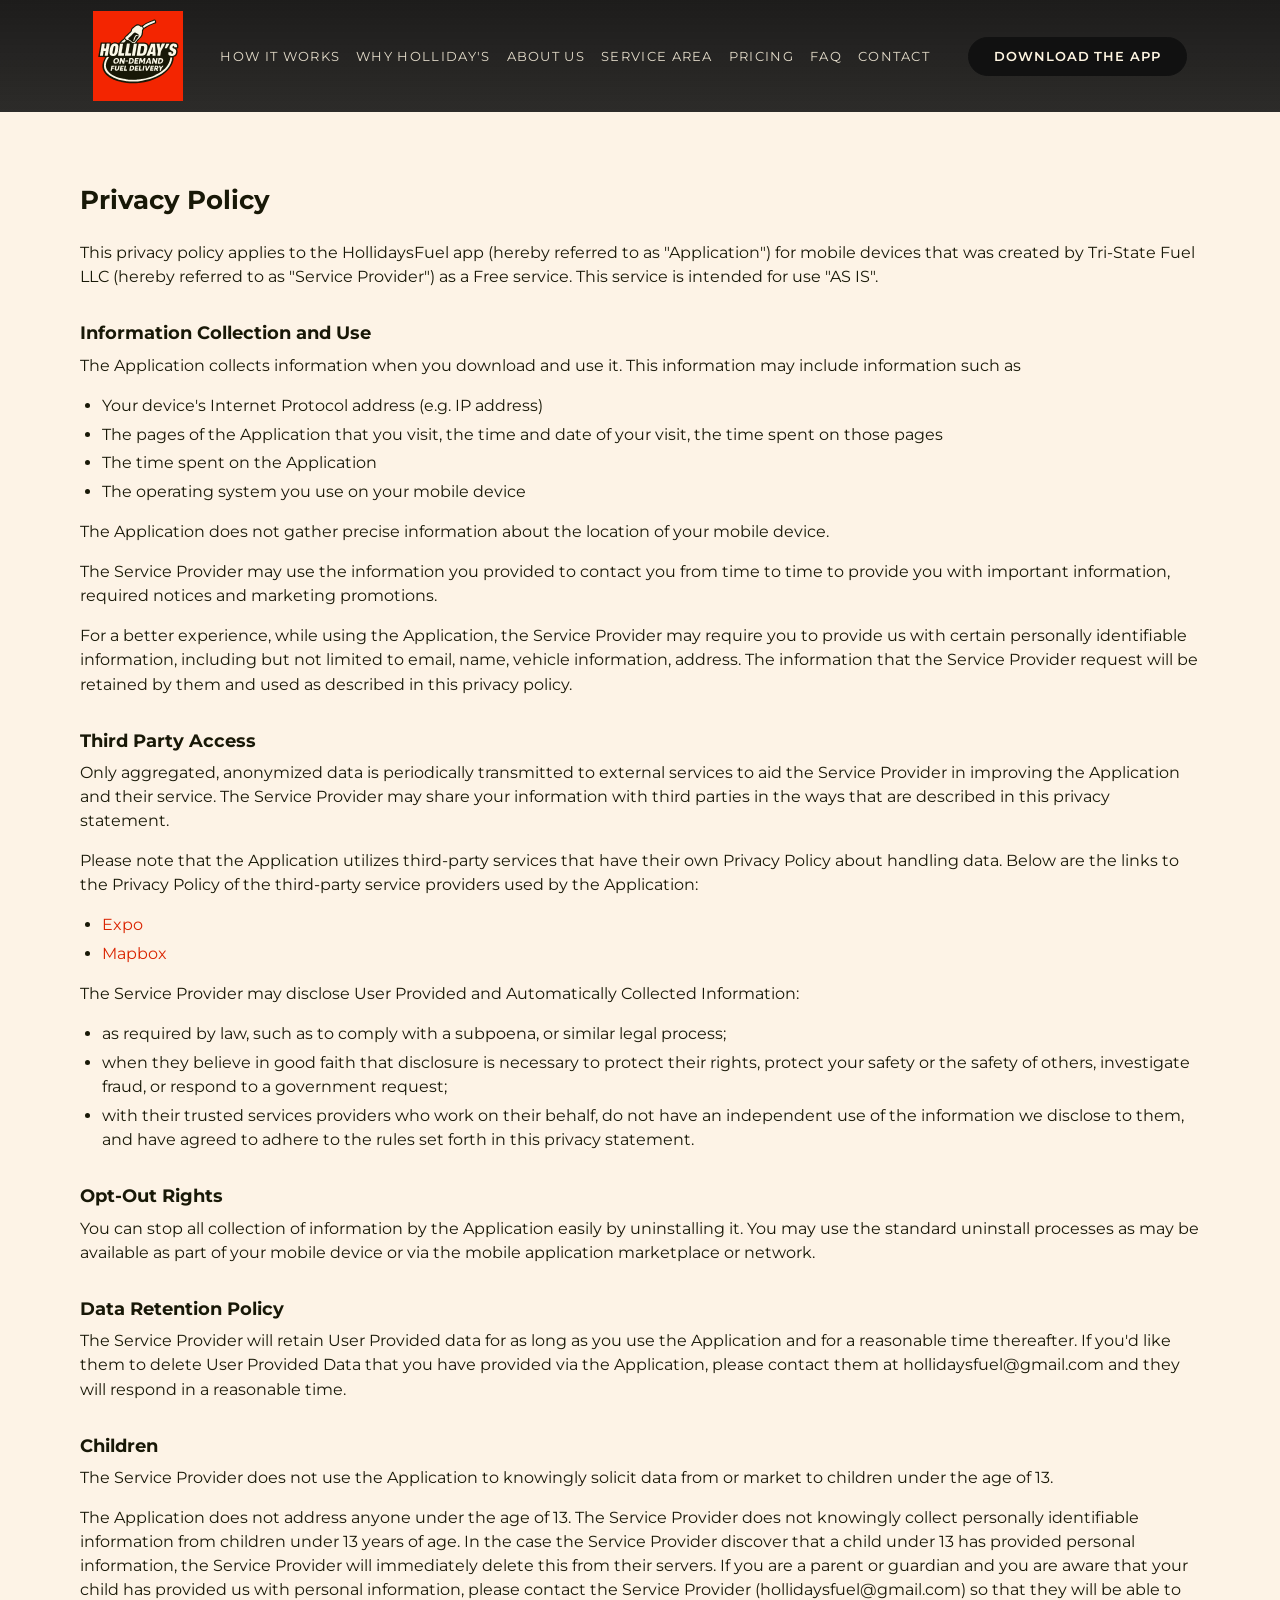
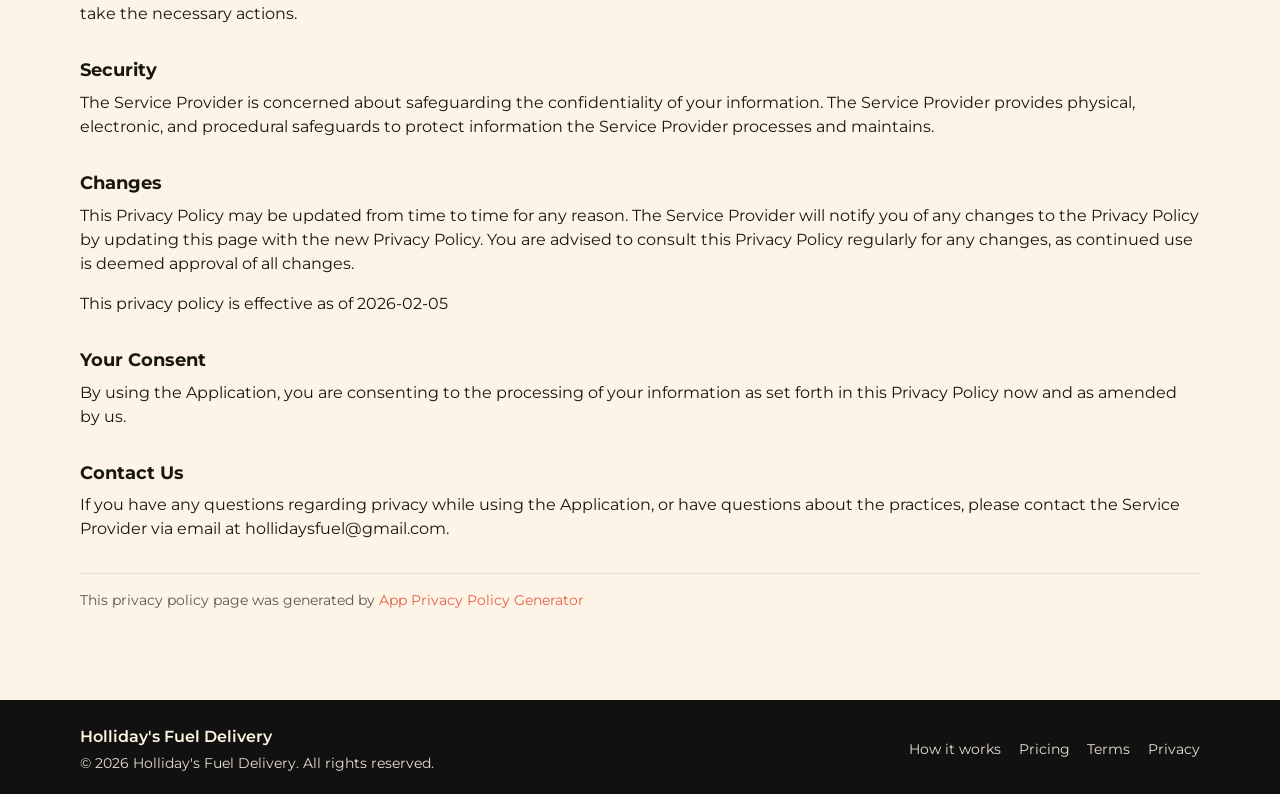
<file: privacy-policy.html>
<!DOCTYPE html>
<html lang="en">
  <head>
    <meta charset="UTF-8" />
    <meta http-equiv="X-UA-Compatible" content="IE=edge" />
    <meta
      name="viewport"
      content="width=device-width, initial-scale=1, viewport-fit=cover"
    />
    <title>Privacy Policy | Holliday&#39;s Fuel Delivery</title>
    <meta
      name="description"
      content="Privacy policy for the HollidaysFuel app by Tri-State Fuel LLC."
    />
    <link rel="icon" href="assets/logo.png" type="image/png" />
    <link rel="preconnect" href="https://fonts.googleapis.com" />
    <link rel="preconnect" href="https://fonts.gstatic.com" crossorigin />
    <link
      href="https://fonts.googleapis.com/css2?family=Montserrat:wght@400;500;600;700&display=swap"
      rel="stylesheet"
    />
    <link rel="stylesheet" href="style.css" />
  </head>

  <body>
    <header class="site-header">
      <div class="container header-inner">
        <a href="index.html" class="logo-link">
          <img
            src="assets/logo.svg"
            alt="Holliday&#39;s Fuel Delivery logo"
            class="logo-image"
            width="180"
            height="180"
          />
        </a>
        <button class="menu-toggle" aria-label="Toggle navigation menu" aria-expanded="false">
          <span></span>
          <span></span>
          <span></span>
        </button>
        <nav class="main-nav" aria-label="Primary navigation">
          <ul>
            <li><a href="index.html#how-it-works">How it works</a></li>
            <li><a href="index.html#benefits">Why Holliday&#39;s</a></li>
            <li><a href="index.html#about">About us</a></li>
            <li><a href="index.html#service-area">Service area</a></li>
            <li><a href="index.html#pricing">Pricing</a></li>
            <li><a href="index.html#faq">FAQ</a></li>
            <li><a href="index.html#contact">Contact</a></li>
          </ul>
        </nav>
        <a href="index.html#download" class="btn btn--secondary header-cta">Download the app</a>
      </div>
    </header>

    <main>
      <section class="section">
        <div class="container legal-content">
          <h1>Privacy Policy</h1>
          <p>
            This privacy policy applies to the HollidaysFuel app (hereby
            referred to as "Application") for mobile devices that was created by
            Tri-State Fuel LLC (hereby referred to as "Service Provider") as a
            Free service. This service is intended for use "AS IS".
          </p>

          <h2>Information Collection and Use</h2>
          <p>
            The Application collects information when you download and use it.
            This information may include information such as
          </p>
          <ul>
            <li>Your device's Internet Protocol address (e.g. IP address)</li>
            <li>
              The pages of the Application that you visit, the time and date
              of your visit, the time spent on those pages
            </li>
            <li>The time spent on the Application</li>
            <li>The operating system you use on your mobile device</li>
          </ul>
          <p>
            The Application does not gather precise information about the
            location of your mobile device.
          </p>
          <div style="display: none">
            <p>
              The Application collects your device's location, which helps the
              Service Provider determine your approximate geographical
              location and make use of in below ways:
            </p>
            <ul>
              <li>
                Geolocation Services: The Service Provider utilizes location
                data to provide features such as personalized content,
                relevant recommendations, and location-based services.
              </li>
              <li>
                Analytics and Improvements: Aggregated and anonymized
                location data helps the Service Provider to analyze user
                behavior, identify trends, and improve the overall
                performance and functionality of the Application.
              </li>
              <li>
                Third-Party Services: Periodically, the Service Provider may
                transmit anonymized location data to external services.
                These services assist them in enhancing the Application and
                optimizing their offerings.
              </li>
            </ul>
          </div>
          <p>
            The Service Provider may use the information you provided to contact
            you from time to time to provide you with important information,
            required notices and marketing promotions.
          </p>
          <p>
            For a better experience, while using the Application, the Service
            Provider may require you to provide us with certain personally
            identifiable information, including but not limited to email, name,
            vehicle information, address. The information that the Service
            Provider request will be retained by them and used as described in
            this privacy policy.
          </p>

          <h2>Third Party Access</h2>
          <p>
            Only aggregated, anonymized data is periodically transmitted to
            external services to aid the Service Provider in improving the
            Application and their service. The Service Provider may share your
            information with third parties in the ways that are described in
            this privacy statement.
          </p>
          <p>
            Please note that the Application utilizes third-party services
            that have their own Privacy Policy about handling data. Below
            are the links to the Privacy Policy of the third-party service
            providers used by the Application:
          </p>
          <ul>
            <li>
              <a href="https://expo.io/privacy" target="_blank" rel="noopener noreferrer">Expo</a>
            </li>
            <li>
              <a href="https://www.mapbox.com/legal/privacy" target="_blank" rel="noopener noreferrer">Mapbox</a>
            </li>
          </ul>
          <p>
            The Service Provider may disclose User Provided and Automatically
            Collected Information:
          </p>
          <ul>
            <li>
              as required by law, such as to comply with a subpoena, or
              similar legal process;
            </li>
            <li>
              when they believe in good faith that disclosure is necessary to
              protect their rights, protect your safety or the safety of
              others, investigate fraud, or respond to a government request;
            </li>
            <li>
              with their trusted services providers who work on their behalf,
              do not have an independent use of the information we disclose to
              them, and have agreed to adhere to the rules set forth in this
              privacy statement.
            </li>
          </ul>

          <h2>Opt-Out Rights</h2>
          <p>
            You can stop all collection of information by the Application easily
            by uninstalling it. You may use the standard uninstall processes as
            may be available as part of your mobile device or via the mobile
            application marketplace or network.
          </p>

          <h2>Data Retention Policy</h2>
          <p>
            The Service Provider will retain User Provided data for as long as
            you use the Application and for a reasonable time thereafter. If
            you'd like them to delete User Provided Data that you have provided
            via the Application, please contact them at hollidaysfuel@gmail.com
            and they will respond in a reasonable time.
          </p>

          <h2>Children</h2>
          <p>
            The Service Provider does not use the Application to knowingly
            solicit data from or market to children under the age of 13.
          </p>
          <p>
            The Application does not address anyone under the age of 13. The
            Service Provider does not knowingly collect personally
            identifiable information from children under 13 years of age. In
            the case the Service Provider discover that a child under 13 has
            provided personal information, the Service Provider will
            immediately delete this from their servers. If you are a parent
            or guardian and you are aware that your child has provided us
            with personal information, please contact the Service Provider
            (hollidaysfuel@gmail.com) so that they will be able to take the
            necessary actions.
          </p>

          <h2>Security</h2>
          <p>
            The Service Provider is concerned about safeguarding the
            confidentiality of your information. The Service Provider provides
            physical, electronic, and procedural safeguards to protect
            information the Service Provider processes and maintains.
          </p>

          <h2>Changes</h2>
          <p>
            This Privacy Policy may be updated from time to time for any reason.
            The Service Provider will notify you of any changes to the Privacy
            Policy by updating this page with the new Privacy Policy. You are
            advised to consult this Privacy Policy regularly for any changes, as
            continued use is deemed approval of all changes.
          </p>
          <p>This privacy policy is effective as of 2026-02-05</p>

          <h2>Your Consent</h2>
          <p>
            By using the Application, you are consenting to the processing of
            your information as set forth in this Privacy Policy now and as
            amended by us.
          </p>

          <h2>Contact Us</h2>
          <p>
            If you have any questions regarding privacy while using the
            Application, or have questions about the practices, please contact
            the Service Provider via email at hollidaysfuel@gmail.com.
          </p>

          <hr />
          <p class="legal-meta">
            This privacy policy page was generated by
            <a
              href="https://app-privacy-policy-generator.nisrulz.com/"
              target="_blank"
              rel="noopener noreferrer"
            >App Privacy Policy Generator</a>
          </p>
        </div>
      </section>
    </main>

    <footer class="site-footer">
      <div class="container footer-inner">
        <div>
          <p class="footer-brand">Holliday&#39;s Fuel Delivery</p>
          <p class="footer-copy">
            &copy; <span id="year"></span> Holliday&#39;s Fuel Delivery. All rights reserved.
          </p>
        </div>
        <nav aria-label="Footer navigation">
          <ul class="footer-links">
            <li><a href="index.html#how-it-works">How it works</a></li>
            <li><a href="index.html#pricing">Pricing</a></li>
            <li><a href="terms.html">Terms</a></li>
            <li><a href="privacy-policy.html">Privacy</a></li>
          </ul>
        </nav>
      </div>
      <script>
        (function () {
          var yearEl = document.getElementById("year");
          if (yearEl) {
            yearEl.textContent = new Date().getFullYear();
          }
        })();

        (function () {
          var menuToggle = document.querySelector(".menu-toggle");
          var mainNav = document.querySelector(".main-nav");
          var siteHeader = document.querySelector(".site-header");
          var navLinks = document.querySelectorAll(".main-nav a");

          function closeMenu() {
            if (window.innerWidth <= 720) {
              menuToggle.setAttribute("aria-expanded", "false");
              mainNav.setAttribute("aria-hidden", "true");
              siteHeader.classList.remove("menu-open");
            }
          }

          function openMenu() {
            if (window.innerWidth <= 720) {
              menuToggle.setAttribute("aria-expanded", "true");
              mainNav.setAttribute("aria-hidden", "false");
              siteHeader.classList.add("menu-open");
            }
          }

          if (menuToggle && mainNav) {
            menuToggle.addEventListener("click", function (e) {
              e.stopPropagation();
              var isOpen = menuToggle.getAttribute("aria-expanded") === "true";
              if (isOpen) { closeMenu(); } else { openMenu(); }
            });

            navLinks.forEach(function (link) {
              link.addEventListener("click", closeMenu);
            });

            document.addEventListener("click", function (e) {
              if (siteHeader.classList.contains("menu-open") &&
                  !mainNav.contains(e.target) &&
                  e.target !== menuToggle) {
                closeMenu();
              }
            });
          }
        })();
      </script>
    </footer>
  </body>
</html>
</file>
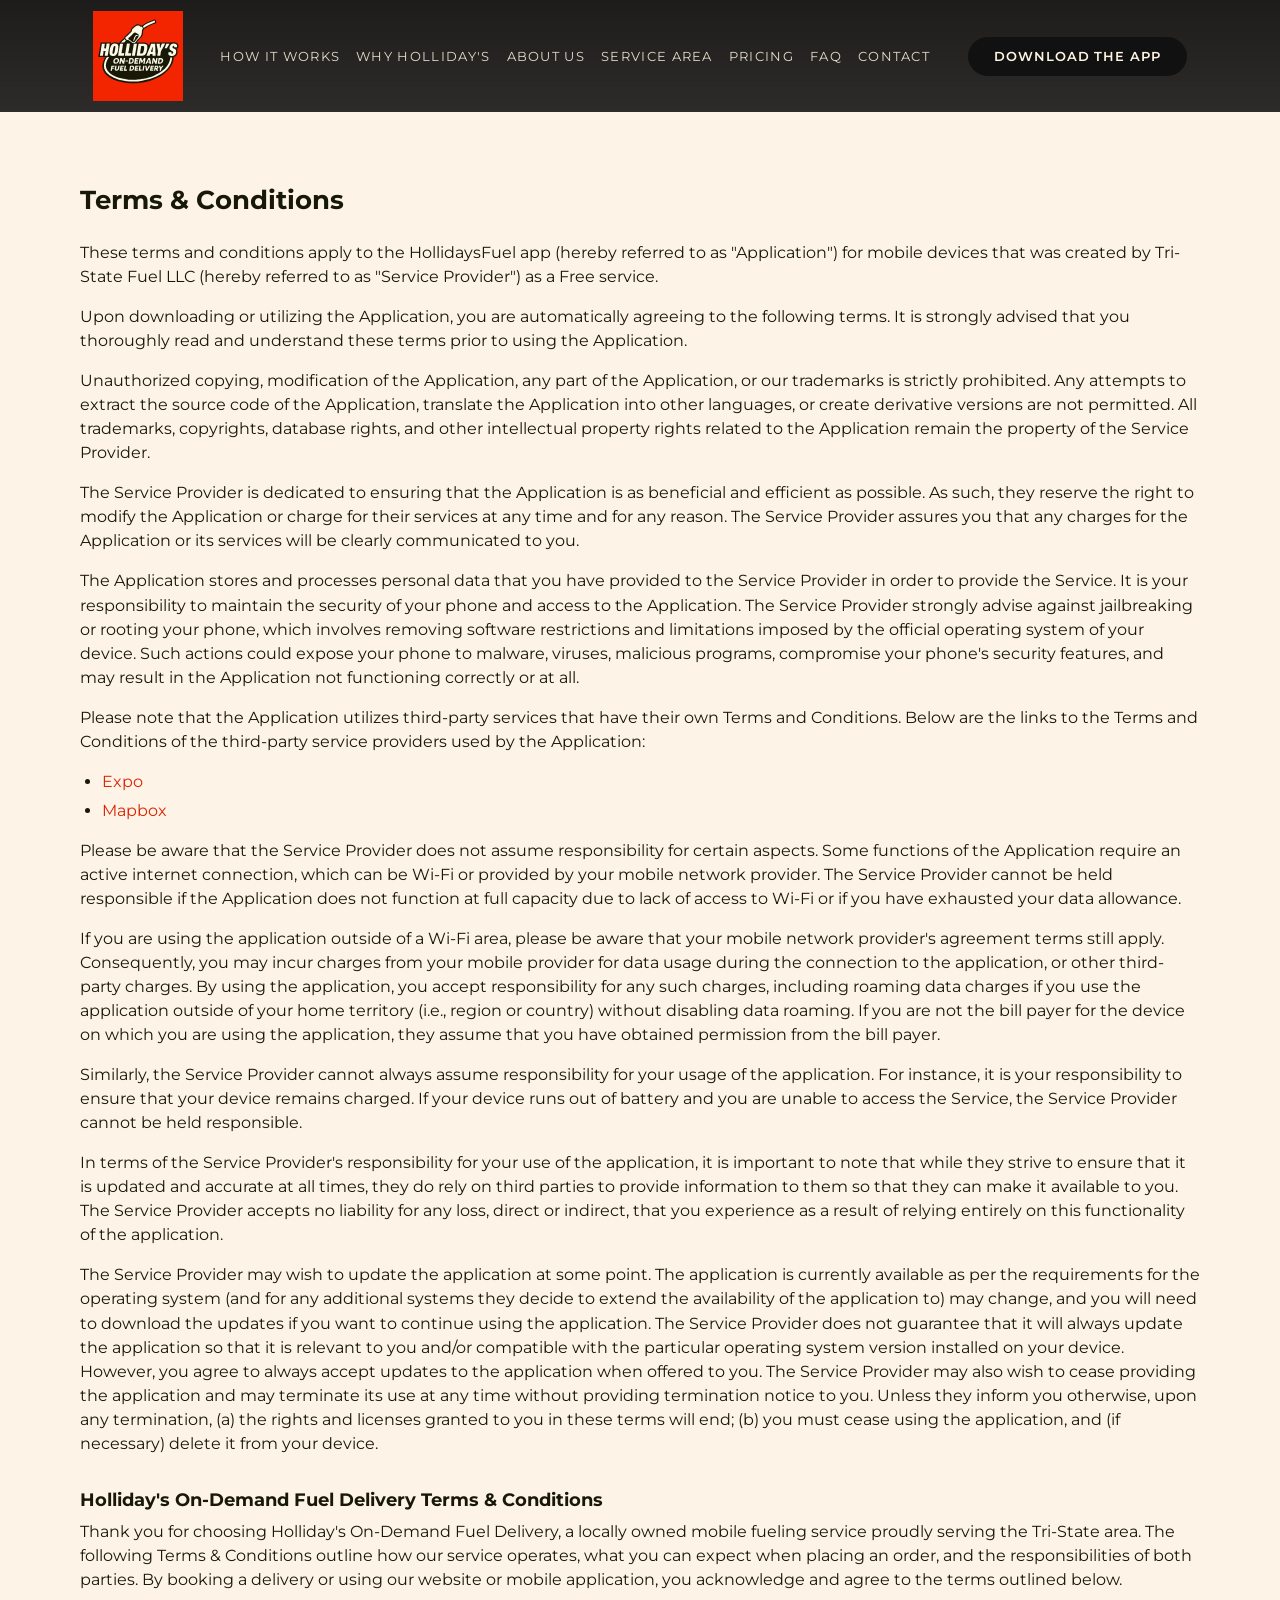
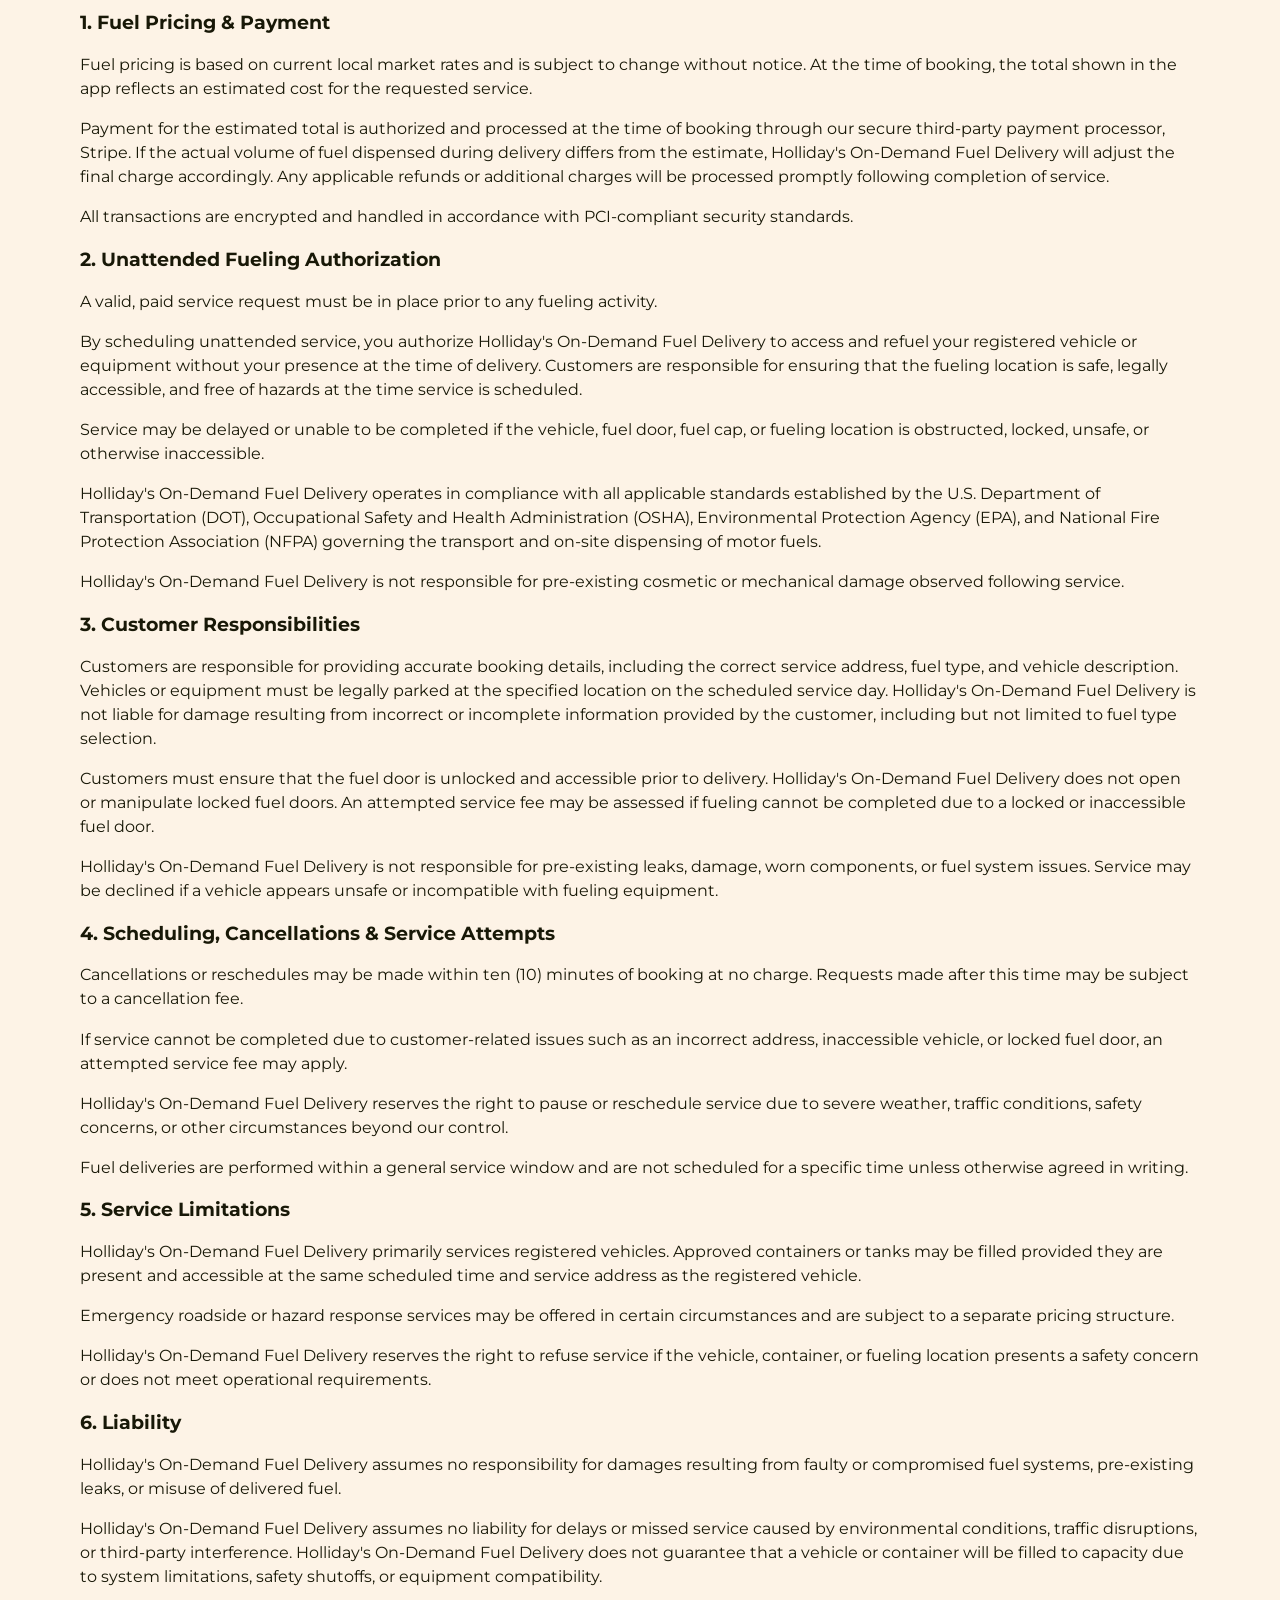
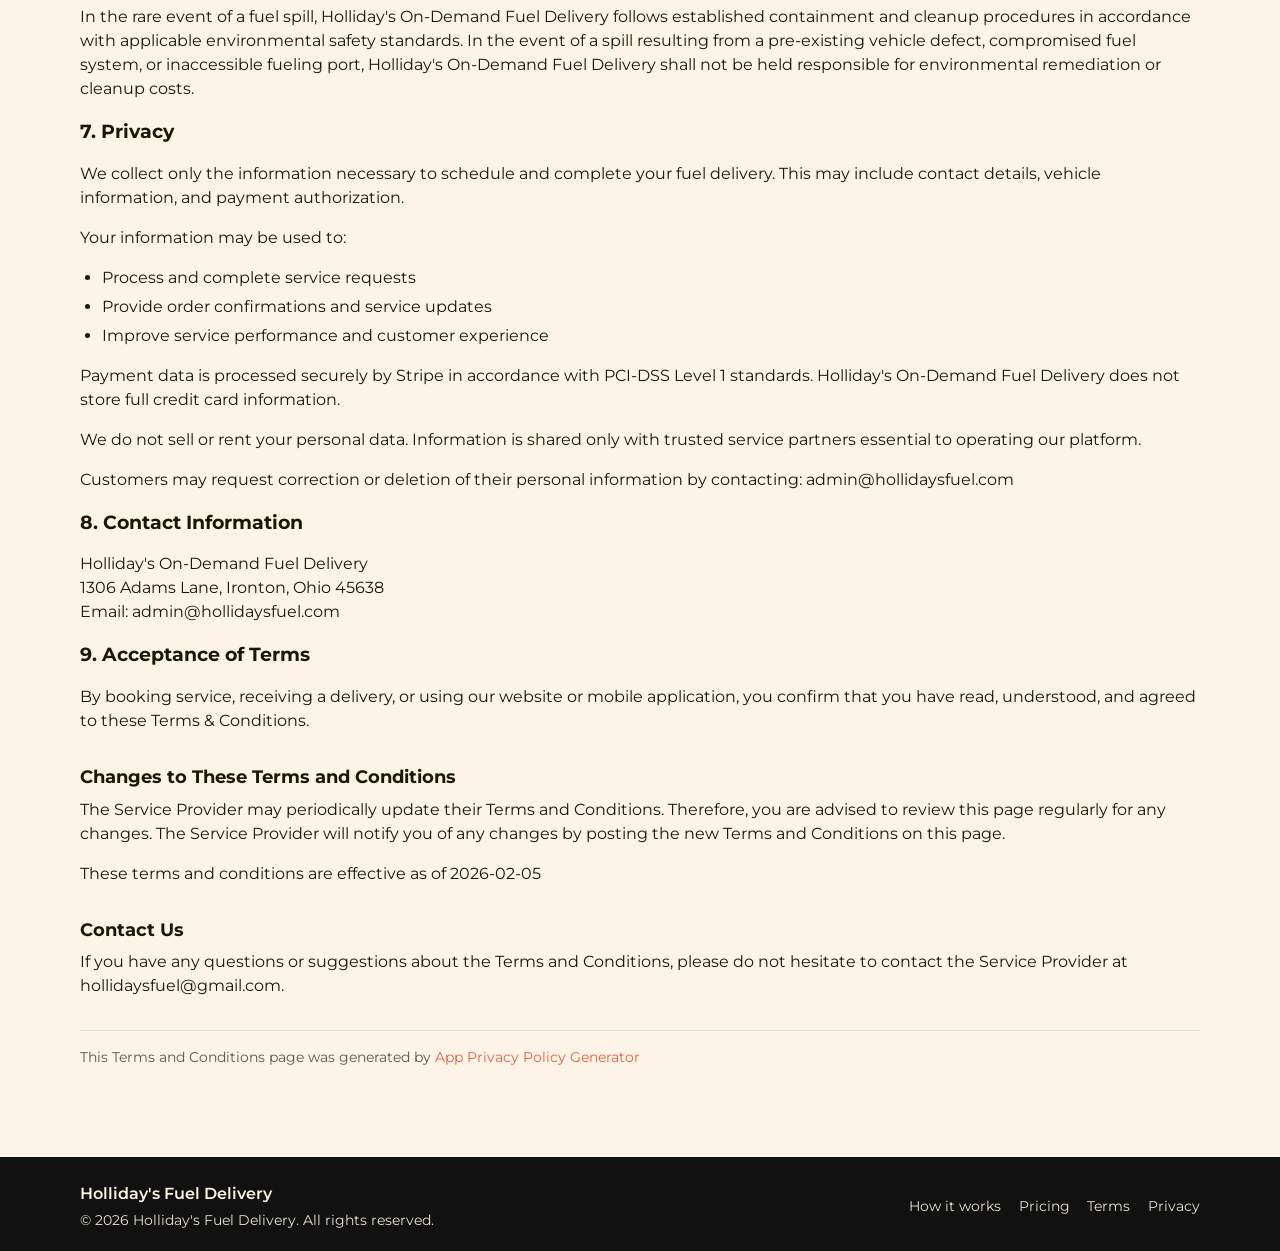
<file: terms.html>
<!DOCTYPE html>
<html lang="en">
  <head>
    <meta charset="UTF-8" />
    <meta http-equiv="X-UA-Compatible" content="IE=edge" />
    <meta
      name="viewport"
      content="width=device-width, initial-scale=1, viewport-fit=cover"
    />
    <title>Terms &amp; Conditions | Holliday&#39;s Fuel Delivery</title>
    <meta
      name="description"
      content="Terms and conditions for the HollidaysFuel app by Tri-State Fuel LLC."
    />
    <link rel="icon" href="assets/logo.png" type="image/png" />
    <link rel="preconnect" href="https://fonts.googleapis.com" />
    <link rel="preconnect" href="https://fonts.gstatic.com" crossorigin />
    <link
      href="https://fonts.googleapis.com/css2?family=Montserrat:wght@400;500;600;700&display=swap"
      rel="stylesheet"
    />
    <link rel="stylesheet" href="style.css" />
  </head>

  <body>
    <header class="site-header">
      <div class="container header-inner">
        <a href="index.html" class="logo-link">
          <img
            src="assets/logo.svg"
            alt="Holliday&#39;s Fuel Delivery logo"
            class="logo-image"
            width="180"
            height="180"
          />
        </a>
        <button class="menu-toggle" aria-label="Toggle navigation menu" aria-expanded="false">
          <span></span>
          <span></span>
          <span></span>
        </button>
        <nav class="main-nav" aria-label="Primary navigation">
          <ul>
            <li><a href="index.html#how-it-works">How it works</a></li>
            <li><a href="index.html#benefits">Why Holliday&#39;s</a></li>
            <li><a href="index.html#about">About us</a></li>
            <li><a href="index.html#service-area">Service area</a></li>
            <li><a href="index.html#pricing">Pricing</a></li>
            <li><a href="index.html#faq">FAQ</a></li>
            <li><a href="index.html#contact">Contact</a></li>
          </ul>
        </nav>
        <a href="index.html#download" class="btn btn--secondary header-cta">Download the app</a>
      </div>
    </header>

    <main>
      <section class="section">
        <div class="container legal-content">
          <h1>Terms &amp; Conditions</h1>
          <p>
            These terms and conditions apply to the HollidaysFuel app (hereby
            referred to as "Application") for mobile devices that was created by
            Tri-State Fuel LLC (hereby referred to as "Service Provider") as a
            Free service.
          </p>
          <p>
            Upon downloading or utilizing the Application, you are automatically
            agreeing to the following terms. It is strongly advised that you
            thoroughly read and understand these terms prior to using the
            Application.
          </p>
          <p>
            Unauthorized copying, modification of the Application, any part of
            the Application, or our trademarks is strictly prohibited. Any
            attempts to extract the source code of the Application, translate
            the Application into other languages, or create derivative versions
            are not permitted. All trademarks, copyrights, database rights, and
            other intellectual property rights related to the Application remain
            the property of the Service Provider.
          </p>
          <p>
            The Service Provider is dedicated to ensuring that the Application
            is as beneficial and efficient as possible. As such, they reserve
            the right to modify the Application or charge for their services at
            any time and for any reason. The Service Provider assures you that
            any charges for the Application or its services will be clearly
            communicated to you.
          </p>
          <p>
            The Application stores and processes personal data that you have
            provided to the Service Provider in order to provide the Service. It
            is your responsibility to maintain the security of your phone and
            access to the Application. The Service Provider strongly advise
            against jailbreaking or rooting your phone, which involves removing
            software restrictions and limitations imposed by the official
            operating system of your device. Such actions could expose your
            phone to malware, viruses, malicious programs, compromise your
            phone's security features, and may result in the Application not
            functioning correctly or at all.
          </p>
          <p>
            Please note that the Application utilizes third-party services
            that have their own Terms and Conditions. Below are the links to
            the Terms and Conditions of the third-party service providers
            used by the Application:
          </p>
          <ul>
            <li>
              <a href="https://expo.io/terms" target="_blank" rel="noopener noreferrer">Expo</a>
            </li>
            <li>
              <a href="https://www.mapbox.com/legal/tos" target="_blank" rel="noopener noreferrer">Mapbox</a>
            </li>
          </ul>
          <p>
            Please be aware that the Service Provider does not assume
            responsibility for certain aspects. Some functions of the
            Application require an active internet connection, which can be
            Wi-Fi or provided by your mobile network provider. The Service
            Provider cannot be held responsible if the Application does not
            function at full capacity due to lack of access to Wi-Fi or if you
            have exhausted your data allowance.
          </p>
          <p>
            If you are using the application outside of a Wi-Fi area, please be
            aware that your mobile network provider's agreement terms still
            apply. Consequently, you may incur charges from your mobile provider
            for data usage during the connection to the application, or other
            third-party charges. By using the application, you accept
            responsibility for any such charges, including roaming data charges
            if you use the application outside of your home territory (i.e.,
            region or country) without disabling data roaming. If you are not
            the bill payer for the device on which you are using the
            application, they assume that you have obtained permission from the
            bill payer.
          </p>
          <p>
            Similarly, the Service Provider cannot always assume responsibility
            for your usage of the application. For instance, it is your
            responsibility to ensure that your device remains charged. If your
            device runs out of battery and you are unable to access the Service,
            the Service Provider cannot be held responsible.
          </p>
          <p>
            In terms of the Service Provider's responsibility for your use of
            the application, it is important to note that while they strive to
            ensure that it is updated and accurate at all times, they do rely on
            third parties to provide information to them so that they can make
            it available to you. The Service Provider accepts no liability for
            any loss, direct or indirect, that you experience as a result of
            relying entirely on this functionality of the application.
          </p>
          <p>
            The Service Provider may wish to update the application at some
            point. The application is currently available as per the
            requirements for the operating system (and for any additional
            systems they decide to extend the availability of the application
            to) may change, and you will need to download the updates if you
            want to continue using the application. The Service Provider does
            not guarantee that it will always update the application so that it
            is relevant to you and/or compatible with the particular operating
            system version installed on your device. However, you agree to
            always accept updates to the application when offered to you. The
            Service Provider may also wish to cease providing the application
            and may terminate its use at any time without providing termination
            notice to you. Unless they inform you otherwise, upon any
            termination, (a) the rights and licenses granted to you in these
            terms will end; (b) you must cease using the application, and (if
            necessary) delete it from your device.
          </p>

          <h2>Holliday's On-Demand Fuel Delivery Terms & Conditions</h2>
          <p>
           Thank you for choosing Holliday's On-Demand Fuel Delivery, a locally owned mobile fueling
           service proudly serving the Tri-State area. The following Terms & Conditions outline how our
           service operates, what you can expect when placing an order, and the responsibilities of both
           parties. By booking a delivery or using our website or mobile application, you acknowledge and
           agree to the terms outlined below.
          </p>

          <h3>1. Fuel Pricing & Payment</h3>
          <p>
           Fuel pricing is based on current local market rates and is subject to change without notice. At
           the time of booking, the total shown in the app reflects an estimated cost for the requested
           service.
          </p>
          <p>
           Payment for the estimated total is authorized and processed at the time of booking through our
           secure third-party payment processor, Stripe. If the actual volume of fuel dispensed during
           delivery differs from the estimate, Holliday's On-Demand Fuel Delivery will adjust the final
           charge accordingly. Any applicable refunds or additional charges will be processed promptly
           following completion of service.
          </p>
          <p>
           All transactions are encrypted and handled in accordance with PCI-compliant security
           standards.
          </p>

          <h3>2. Unattended Fueling Authorization</h3>
          <p>
           A valid, paid service request must be in place prior to any fueling activity.
          </p>
          <p>
           By scheduling unattended service, you authorize Holliday's On-Demand Fuel Delivery to access
           and refuel your registered vehicle or equipment without your presence at the time of delivery.
           Customers are responsible for ensuring that the fueling location is safe, legally accessible, and
           free of hazards at the time service is scheduled.
          </p>
          <p>
           Service may be delayed or unable to be completed if the vehicle, fuel door, fuel cap, or fueling
           location is obstructed, locked, unsafe, or otherwise inaccessible.
          </p>
          <p>
           Holliday's On-Demand Fuel Delivery operates in compliance with all applicable standards
           established by the U.S. Department of Transportation (DOT), Occupational Safety and Health
           Administration (OSHA), Environmental Protection Agency (EPA), and National Fire Protection
           Association (NFPA) governing the transport and on-site dispensing of motor fuels.
          </p>
          <p>
           Holliday's On-Demand Fuel Delivery is not responsible for pre-existing cosmetic or mechanical
           damage observed following service.
          </p>

          <h3>3. Customer Responsibilities</h3>
          <p>
           Customers are responsible for providing accurate booking details, including the correct service
           address, fuel type, and vehicle description. Vehicles or equipment must be legally parked at the
           specified location on the scheduled service day. Holliday's On-Demand Fuel Delivery is not
           liable for damage resulting from incorrect or incomplete information provided by the customer,
           including but not limited to fuel type selection.
          </p>
          <p>
           Customers must ensure that the fuel door is unlocked and accessible prior to delivery. Holliday's
           On-Demand Fuel Delivery does not open or manipulate locked fuel doors. An attempted service
           fee may be assessed if fueling cannot be completed due to a locked or inaccessible fuel door.
          </p>
          <p>
           Holliday's On-Demand Fuel Delivery is not responsible for pre-existing leaks, damage, worn
           components, or fuel system issues. Service may be declined if a vehicle appears unsafe or
           incompatible with fueling equipment.
          </p>

          <h3>4. Scheduling, Cancellations & Service Attempts</h3>
          <p>
           Cancellations or reschedules may be made within ten (10) minutes of booking at no charge.
           Requests made after this time may be subject to a cancellation fee.
          </p>
          <p>
           If service cannot be completed due to customer-related issues such as an incorrect address,
           inaccessible vehicle, or locked fuel door, an attempted service fee may apply.
          </p>
          <p>
           Holliday's On-Demand Fuel Delivery reserves the right to pause or reschedule service due to
           severe weather, traffic conditions, safety concerns, or other circumstances beyond our control.
          </p>
          <p>
           Fuel deliveries are performed within a general service window and are not scheduled for a
           specific time unless otherwise agreed in writing.
          </p>

          <h3>5. Service Limitations</h3>
          <p>
           Holliday's On-Demand Fuel Delivery primarily services registered vehicles. Approved containers
           or tanks may be filled provided they are present and accessible at the same scheduled time and
           service address as the registered vehicle.
          </p>
          <p>
           Emergency roadside or hazard response services may be offered in certain circumstances and
           are subject to a separate pricing structure.
          </p>
          <p>
           Holliday's On-Demand Fuel Delivery reserves the right to refuse service if the vehicle, container,
           or fueling location presents a safety concern or does not meet operational requirements.
          </p>

          <h3>6. Liability</h3>
          <p>
           Holliday's On-Demand Fuel Delivery assumes no responsibility for damages resulting from
           faulty or compromised fuel systems, pre-existing leaks, or misuse of delivered fuel.
          </p>
          <p>
           Holliday's On-Demand Fuel Delivery assumes no liability for delays or missed service caused by
           environmental conditions, traffic disruptions, or third-party interference. Holliday's On-Demand
           Fuel Delivery does not guarantee that a vehicle or container will be filled to capacity due to
           system limitations, safety shutoffs, or equipment compatibility.
          </p>
          <p>
           In the rare event of a fuel spill, Holliday's On-Demand Fuel Delivery follows established
           containment and cleanup procedures in accordance with applicable environmental safety
           standards. In the event of a spill resulting from a pre-existing vehicle defect, compromised fuel
           system, or inaccessible fueling port, Holliday's On-Demand Fuel Delivery shall not be held
           responsible for environmental remediation or cleanup costs.
          </p>

          <h3>7. Privacy</h3>
          <p>
           We collect only the information necessary to schedule and complete your fuel delivery. This may
           include contact details, vehicle information, and payment authorization.
          </p>
          <p>Your information may be used to:</p>
          <ul>
           <li>Process and complete service requests</li>
           <li>Provide order confirmations and service updates</li>
           <li>Improve service performance and customer experience</li>
          </ul>
          <p>
           Payment data is processed securely by Stripe in accordance with PCI-DSS Level 1 standards.
           Holliday's On-Demand Fuel Delivery does not store full credit card information.
          </p>
          <p>
           We do not sell or rent your personal data. Information is shared only with trusted service
           partners essential to operating our platform.
          </p>
          <p>
           Customers may request correction or deletion of their personal information by contacting:
           admin@hollidaysfuel.com
          </p>

          <h3>8. Contact Information</h3>
          <p>
           Holliday's On-Demand Fuel Delivery<br>
           1306 Adams Lane, Ironton, Ohio 45638<br>
           Email: admin@hollidaysfuel.com
          </p>

          <h3>9. Acceptance of Terms</h3>
          <p>
           By booking service, receiving a delivery, or using our website or mobile application, you confirm
           that you have read, understood, and agreed to these Terms & Conditions.
          </p>

          <h2>Changes to These Terms and Conditions</h2>
          <p>
            The Service Provider may periodically update their Terms and
            Conditions. Therefore, you are advised to review this page regularly
            for any changes. The Service Provider will notify you of any changes
            by posting the new Terms and Conditions on this page.
          </p>
          <p>These terms and conditions are effective as of 2026-02-05</p>

          <h2>Contact Us</h2>
          <p>
            If you have any questions or suggestions about the Terms and
            Conditions, please do not hesitate to contact the Service Provider
            at hollidaysfuel@gmail.com.
          </p>

          <hr />
          <p class="legal-meta">
            This Terms and Conditions page was generated by
            <a
              href="https://app-privacy-policy-generator.nisrulz.com/"
              target="_blank"
              rel="noopener noreferrer"
            >App Privacy Policy Generator</a>
          </p>
        </div>
      </section>
    </main>

    <footer class="site-footer">
      <div class="container footer-inner">
        <div>
          <p class="footer-brand">Holliday&#39;s Fuel Delivery</p>
          <p class="footer-copy">
            &copy; <span id="year"></span> Holliday&#39;s Fuel Delivery. All rights reserved.
          </p>
        </div>
        <nav aria-label="Footer navigation">
          <ul class="footer-links">
            <li><a href="index.html#how-it-works">How it works</a></li>
            <li><a href="index.html#pricing">Pricing</a></li>
            <li><a href="terms.html">Terms</a></li>
            <li><a href="privacy-policy.html">Privacy</a></li>
          </ul>
        </nav>
      </div>
      <script>
        (function () {
          var yearEl = document.getElementById("year");
          if (yearEl) {
            yearEl.textContent = new Date().getFullYear();
          }
        })();

        (function () {
          var menuToggle = document.querySelector(".menu-toggle");
          var mainNav = document.querySelector(".main-nav");
          var siteHeader = document.querySelector(".site-header");
          var navLinks = document.querySelectorAll(".main-nav a");

          function closeMenu() {
            if (window.innerWidth <= 720) {
              menuToggle.setAttribute("aria-expanded", "false");
              mainNav.setAttribute("aria-hidden", "true");
              siteHeader.classList.remove("menu-open");
            }
          }

          function openMenu() {
            if (window.innerWidth <= 720) {
              menuToggle.setAttribute("aria-expanded", "true");
              mainNav.setAttribute("aria-hidden", "false");
              siteHeader.classList.add("menu-open");
            }
          }

          if (menuToggle && mainNav) {
            menuToggle.addEventListener("click", function (e) {
              e.stopPropagation();
              var isOpen = menuToggle.getAttribute("aria-expanded") === "true";
              if (isOpen) { closeMenu(); } else { openMenu(); }
            });

            navLinks.forEach(function (link) {
              link.addEventListener("click", closeMenu);
            });

            document.addEventListener("click", function (e) {
              if (siteHeader.classList.contains("menu-open") &&
                  !mainNav.contains(e.target) &&
                  e.target !== menuToggle) {
                closeMenu();
              }
            });
          }
        })();
      </script>
    </footer>
  </body>
</html>
</file>
<file: style.css>
:root {
  --color-red: #CC0000;
  --color-red-dark: #da2402;
  --color-ink: #181807;
  --color-ink-soft: #252312;
  --color-cream: #fcf9e7;
  --color-cream-soft: #fbf8e8;
  --color-background: #fdf3e6;
  --color-border-subtle: rgba(0, 0, 0, 0.08);
  --color-border-strong: rgba(0, 0, 0, 0.16);
  --shadow-soft: 0 14px 40px rgba(0, 0, 0, 0.2);
  --radius-lg: 18px;
  --radius-md: 12px;
  --radius-pill: 999px;
  --font-base: "Montserrat", system-ui, -apple-system, BlinkMacSystemFont, "Segoe UI", sans-serif;
}

*,
*::before,
*::after {
  box-sizing: border-box;
}

html {
  scroll-behavior: smooth;
}

body {
  margin: 0;
  font-family: var(--font-base);
  color: var(--color-ink);
  background-color: var(--color-background);
  -webkit-font-smoothing: antialiased;
}

img {
  max-width: 100%;
  display: block;
}

a {
  color: inherit;
  text-decoration: none;
}

a:hover {
  text-decoration: underline;
}

.container {
  width: min(1120px, 100% - 2.5rem);
  margin-inline: auto;
}

.section {
  padding: 4.5rem 0;
}

.section--alt {
  background: var(--color-cream);
}

.section--highlight {
  background: linear-gradient(135deg, var(--color-red) 0%, var(--color-red-dark) 100%);
  color: #fffef7;
}

.section-header {
  max-width: 640px;
  margin-bottom: 2.5rem;
}

.section-header h2 {
  margin: 0.2rem 0 0.6rem;
  letter-spacing: 0.01em;
}

.section-header p {
  margin: 0;
}

.eyebrow {
  text-transform: uppercase;
  font-size: 0.78rem;
  letter-spacing: 0.18em;
  font-weight: 600;
  color: var(--color-red-dark);
}

.section--highlight .eyebrow {
  color: #ffe3c0;
}

h1,
h2,
h3 {
  font-weight: 700;
}

p,
li {
  line-height: 1.55;
}

/* Header */

.site-header {
  position: sticky;
  top: 0;
  z-index: 20;
  backdrop-filter: blur(18px);
  background: linear-gradient(to bottom, rgba(10, 10, 10, 0.92), rgba(10, 10, 10, 0.86));
  color: #fff6e2;
}

.header-inner {
  display: flex;
  align-items: center;
  justify-content: space-between;
  padding: 0.7rem 0.8rem;
  gap: 1.5rem;
}

.logo-image {
  height: 90px;
  width: auto;
}

.main-nav ul {
  display: flex;
  list-style: none;
  gap: 1rem;
  padding: 0;
  margin: 0;
  font-size: 0.82rem;
  text-transform: uppercase;
  letter-spacing: 0.1em;
  flex-wrap: nowrap;
  white-space: nowrap;
}

.main-nav a {
  opacity: 0.88;
  text-decoration: none;
}

.main-nav a:hover {
  opacity: 1;
}

.header-cta {
  font-size: 0.86rem;
  white-space: nowrap;
}

.menu-toggle {
  display: none;
  flex-direction: column;
  gap: 4px;
  background: transparent;
  border: none;
  cursor: pointer;
  padding: 0.5rem;
  z-index: 30;
}

.menu-toggle span {
  display: block;
  width: 24px;
  height: 2px;
  background: #fff6e2;
  transition: all 0.3s ease;
}

.menu-toggle[aria-expanded="true"] span:nth-child(1) {
  transform: rotate(45deg) translate(6px, 6px);
}

.menu-toggle[aria-expanded="true"] span:nth-child(2) {
  opacity: 0;
}

.menu-toggle[aria-expanded="true"] span:nth-child(3) {
  transform: rotate(-45deg) translate(6px, -6px);
}

/* Hero */

.hero {
  background: linear-gradient(
    150deg,
    var(--color-red) 0%,
    var(--color-red-dark) 48%,
    var(--color-ink) 100%
  );
  color: var(--color-cream);
  padding: 5.5rem 0 4.5rem;
}

.hero-inner {
  display: grid;
  grid-template-columns: minmax(0, 2.1fr) minmax(0, 1.4fr);
  gap: 3rem;
  align-items: center;
}

.hero-text h1 {
  font-size: clamp(2.3rem, 3vw + 1.2rem, 3.1rem);
  line-height: 1.05;
  margin: 0.3rem 0 0.8rem;
}

.hero-subtitle {
  margin: 0;
  max-width: 32rem;
  font-size: 1rem;
}

.hero .eyebrow {
  color: var(--color-cream);
}

.hero-actions {
  display: flex;
  flex-wrap: wrap;
  gap: 0.9rem;
  margin: 1.4rem 0 1.2rem;
}

.hero-highlights {
  display: flex;
  flex-wrap: wrap;
  gap: 0.7rem;
  padding: 0;
  margin: 0;
  list-style: none;
}

.hero-highlights li {
  padding: 0.3rem 0.9rem;
  border-radius: var(--radius-pill);
  background: rgba(0, 0, 0, 0.24);
  border: 1px solid rgba(255, 245, 226, 0.2);
  font-size: 0.82rem;
}

.hero-card {
  background: #111111;
  border-radius: 28px;
  padding: 1.6rem 1.8rem 1.4rem;
  box-shadow: var(--shadow-soft);
  border: 2px solid #f5e2c1;
  color: #fff7e6;
}

.hero-card h2 {
  margin: 0 0 0.3rem;
  font-size: 1.2rem;
}

.hero-card-location {
  margin: 0 0 1.1rem;
  font-size: 0.9rem;
  color: #ffd9a5;
}

.hero-card-stats {
  display: grid;
  grid-template-columns: 1fr;
  gap: 0.6rem;
  margin: 0 0 1.1rem;
}

.hero-card-stats dt {
  font-size: 0.76rem;
  text-transform: uppercase;
  letter-spacing: 0.15em;
  color: #ffdfb3;
}

.hero-card-stats dd {
  margin: 0.12rem 0 0;
  font-weight: 600;
}

.hero-card-footnote {
  margin: 0;
  font-size: 0.82rem;
  color: #ffedd2;
}

/* Buttons */

.btn {
  display: inline-flex;
  align-items: center;
  justify-content: center;
  padding: 0.7rem 1.6rem;
  border-radius: var(--radius-pill);
  border: 1px solid transparent;
  font-weight: 600;
  letter-spacing: 0.07em;
  text-transform: uppercase;
  font-size: 0.8rem;
  cursor: pointer;
  text-decoration: none;
  transition: transform 0.12s ease-out, box-shadow 0.12s ease-out, background-color 0.12s,
    color 0.12s, border-color 0.12s;
}

.btn--primary {
  background: var(--color-cream);
  border-color: var(--color-cream);
  color: var(--color-ink);
  box-shadow: 0 10px 26px rgba(0, 0, 0, 0.3);
}

.btn--primary:hover {
  transform: translateY(-1px);
  box-shadow: 0 14px 34px rgba(0, 0, 0, 0.4);
}

.btn--secondary {
  background: #111111;
  border-color: #111111;
  color: #fff6e2;
}

.btn--secondary:hover {
  background: #262626;
  border-color: #262626;
}

.btn--ghost {
  background: transparent;
  border-color: rgba(255, 245, 226, 0.65);
  color: #fff6e2;
}

.btn--ghost:hover {
  background: rgba(17, 17, 17, 0.32);
}

.btn--block {
  width: 100%;
}

/* Steps / features */

.steps-grid {
  display: grid;
  grid-template-columns: repeat(3, minmax(0, 1fr));
  gap: 1.8rem;
}

.step {
  background: #ffffff;
  border-radius: var(--radius-lg);
  padding: 1.4rem 1.4rem 1.5rem;
  border: 1px solid var(--color-border-subtle);
  box-shadow: 0 12px 26px rgba(0, 0, 0, 0.08);
}

.step-number {
  display: inline-flex;
  align-items: center;
  justify-content: center;
  width: 2.2rem;
  height: 2.2rem;
  border-radius: 999px;
  background: #111111;
  color: #fff6e2;
  font-weight: 700;
  margin-bottom: 0.6rem;
}

.step h3 {
  margin: 0 0 0.3rem;
}

.step p {
  margin: 0;
}

.features-grid {
  display: grid;
  grid-template-columns: repeat(4, minmax(0, 1fr));
  gap: 1.6rem;
}

.feature {
  background: #ffffff;
  border-radius: var(--radius-md);
  padding: 1.3rem 1.2rem 1.3rem;
  border: 1px solid var(--color-border-subtle);
}

.feature h3 {
  margin: 0 0 0.4rem;
  font-size: 1.02rem;
}

.feature p {
  margin: 0;
  font-size: 0.95rem;
}

/* About */

.about-content {
  max-width: 720px;
}

.about-content p {
  margin: 0 0 1.4rem;
  font-size: 1.02rem;
}

.about-content p:last-child {
  margin-bottom: 0;
}

/* Service area */

.service-area {
  display: grid;
  grid-template-columns: minmax(0, 2.1fr) minmax(0, 1.5fr);
  gap: 2rem;
  align-items: flex-start;
}

.pill-list {
  display: flex;
  flex-wrap: wrap;
  gap: 0.6rem;
  list-style: none;
  padding: 0;
  margin: 1.4rem 0 0;
}

.pill-list li {
  padding: 0.35rem 1rem;
  border-radius: var(--radius-pill);
  border: 1px dashed rgba(0, 0, 0, 0.22);
  font-size: 0.86rem;
}

.service-note {
  background: #ffffff;
  border-radius: var(--radius-lg);
  padding: 1.4rem 1.5rem 1.6rem;
  border: 1px solid var(--color-border-strong);
  box-shadow: 0 16px 36px rgba(0, 0, 0, 0.12);
}

.service-note h3 {
  margin-top: 0;
}

.service-note p {
  margin-bottom: 1.2rem;
}

/* Pricing */

.pricing-grid {
  display: grid;
  grid-template-columns: repeat(2, minmax(0, 1fr));
  gap: 1.7rem;
}

.pricing-card {
  background: #ffffff;
  border-radius: var(--radius-lg);
  padding: 1.6rem 1.6rem 1.5rem;
  border: 1px solid var(--color-border-subtle);
  box-shadow: 0 14px 30px rgba(0, 0, 0, 0.08);
}

.pricing-card h3 {
  margin: 0 0 0.5rem;
}

.pricing-price {
  margin: 0 0 0.8rem;
  font-weight: 600;
  color: var(--color-red-dark);
}

.pricing-card ul {
  list-style: none;
  padding-left: 0;
  margin: 0;
  display: grid;
  gap: 0.3rem;
  font-size: 0.96rem;
}

/* Download section */

.download-grid {
  display: grid;
  grid-template-columns: minmax(0, 2.1fr) minmax(0, 1.5fr);
  gap: 2.1rem;
  align-items: flex-start;
}

.section--highlight .section-header h2 {
  color: #fffef7;
}

.section--highlight p {
  color: #ffe7c9;
}

.store-badges {
  display: flex;
  flex-wrap: wrap;
  gap: 0.8rem;
  margin-top: 1.3rem;
}

.store-badge {
  min-width: 9rem;
  padding: 0.7rem 1.2rem;
  border-radius: 999px;
  background: #111111;
  border: 1px solid transparent;
  color: #fff7e6;
  font-size: 0.86rem;
  font-weight: 600;
  display: inline-flex;
  align-items: center;
  justify-content: center;
  text-transform: uppercase;
  letter-spacing: 0.08em;
}

.store-badge--outline {
  background: transparent;
  border-color: #fff0d1;
  color: #fff0d1;
}

.download-card {
  background: rgba(17, 17, 17, 0.9);
  border-radius: 22px;
  padding: 1.5rem 1.5rem 1.4rem;
  border: 1px solid rgba(255, 234, 200, 0.9);
  color: #fff7e6;
  box-shadow: 0 18px 38px rgba(0, 0, 0, 0.5);
}

.download-card h3 {
  margin-top: 0;
}

.download-card ul {
  list-style: none;
  padding-left: 0;
  margin: 0;
  display: grid;
  gap: 0.4rem;
  font-size: 0.93rem;
}

/* FAQ */

.faq-grid {
  display: grid;
  grid-template-columns: repeat(2, minmax(0, 1fr));
  gap: 1rem;
}

.faq-item {
  background: #ffffff;
  padding: 0.9rem 1.1rem;
  border-radius: 14px;
  border: 1px solid var(--color-border-subtle);
}

.faq-item summary {
  cursor: pointer;
  font-weight: 600;
}

.faq-item summary::-webkit-details-marker {
  display: none;
}

.faq-item summary::after {
  content: "+";
  float: right;
  font-weight: 700;
}

.faq-item[open] summary::after {
  content: "–";
}

.faq-item p {
  margin-top: 0.6rem;
  margin-bottom: 0.1rem;
  font-size: 0.95rem;
}

/* Contact */

.contact-grid {
  display: grid;
  grid-template-columns: minmax(0, 2.2fr) minmax(0, 1.6fr);
  gap: 2.2rem;
  align-items: flex-start;
}

.contact-list {
  list-style: none;
  padding-left: 0;
  margin: 1.2rem 0 0;
  display: grid;
  gap: 0.3rem;
  font-size: 0.96rem;
}

.contact-form {
  background: #ffffff;
  border-radius: var(--radius-lg);
  padding: 1.4rem 1.5rem 1.7rem;
  border: 1px solid var(--color-border-subtle);
  box-shadow: 0 14px 30px rgba(0, 0, 0, 0.12);
}

.form-field {
  margin-bottom: 1rem;
}

.form-field label {
  display: block;
  margin-bottom: 0.4rem;
  font-weight: 500;
  font-size: 0.9rem;
}

.form-field input,
.form-field textarea {
  width: 100%;
  padding: 0.6rem 0.7rem;
  border-radius: 10px;
  border: 1px solid var(--color-border-strong);
  font-family: inherit;
  font-size: 0.95rem;
}

.form-field textarea {
  resize: vertical;
}

/* Footer */

.site-footer {
  background: #111111;
  color: #fff6e2;
  padding: 1.6rem 0 1.2rem;
}

.footer-inner {
  display: flex;
  align-items: center;
  justify-content: space-between;
  gap: 1.2rem;
}

.footer-brand {
  font-weight: 600;
  margin: 0 0 0.2rem;
}

.footer-copy {
  margin: 0;
  font-size: 0.86rem;
  opacity: 0.9;
}

.footer-links {
  list-style: none;
  padding-left: 0;
  margin: 0;
  display: flex;
  gap: 1.1rem;
  font-size: 0.86rem;
}

.footer-links a {
  opacity: 0.9;
}

.footer-links a:hover {
  opacity: 1;
}

/* Legal / prose pages */

.legal-content h1 {
  font-size: 1.6rem;
  margin: 0 0 1.6rem;
}

.legal-content h2 {
  font-size: 1.15rem;
  margin: 2rem 0 0.6rem;
}

.legal-content p {
  margin: 0 0 1rem;
  font-size: 0.97rem;
}

.legal-content ul {
  padding-left: 1.4rem;
  margin: 0 0 1rem;
}

.legal-content li {
  font-size: 0.97rem;
  margin-bottom: 0.3rem;
}

.legal-content a {
  color: var(--color-red-dark);
}

.legal-content hr {
  border: none;
  border-top: 1px solid var(--color-border-subtle);
  margin: 2rem 0 1rem;
}

.legal-content .legal-meta {
  font-size: 0.86rem;
  opacity: 0.7;
}

/* Responsive */

@media (max-width: 960px) {
  .hero-inner,
  .steps-grid,
  .features-grid,
  .service-area,
  .pricing-grid,
  .download-grid,
  .faq-grid,
  .contact-grid {
    grid-template-columns: minmax(0, 1fr);
  }

  .hero {
    padding-top: 4.5rem;
  }

  .hero-inner {
    gap: 2.4rem;
  }

  .hero-card {
    max-width: 420px;
    margin-inline: auto;
  }

  .steps-grid {
    gap: 1.4rem;
  }

  .features-grid {
    grid-template-columns: repeat(2, minmax(0, 1fr));
  }

  .download-card,
  .contact-form,
  .service-note {
    max-width: 430px;
  }

  .header-inner {
    flex-wrap: wrap;
  }

  .main-nav ul {
    flex-wrap: wrap;
    justify-content: center;
  }

  .header-cta {
    margin-left: auto;
  }
}

@media (max-width: 720px) {
  .section {
    padding: 3.5rem 0;
  }

  .header-inner {
    flex-wrap: nowrap;
    position: relative;
  }

  .menu-toggle {
    display: flex;
    margin-left: auto;
  }

  .main-nav {
    position: fixed;
    top: 0;
    right: -100%;
    width: min(320px, 85vw);
    height: 100vh;
    background: linear-gradient(to bottom, rgba(10, 10, 10, 0.98), rgba(10, 10, 10, 0.95));
    backdrop-filter: blur(20px);
    transition: right 0.3s ease;
    z-index: 25;
    padding: 5rem 2rem 2rem;
    overflow-y: auto;
    box-shadow: -4px 0 20px rgba(0, 0, 0, 0.3);
  }

  .main-nav:not([aria-hidden="false"]) {
    right: -100%;
  }

  .main-nav[aria-hidden="false"] {
    right: 0;
  }

  .main-nav ul {
    flex-direction: column;
    gap: 1.5rem;
    font-size: 0.9rem;
  }

  .main-nav a {
    display: block;
    padding: 0.5rem 0;
  }

  .header-cta {
    display: none;
  }

  .site-header::after {
    content: "";
    position: fixed;
    top: 0;
    left: 0;
    right: 0;
    bottom: 0;
    background: rgba(0, 0, 0, 0.5);
    opacity: 0;
    pointer-events: none;
    transition: opacity 0.3s ease;
    z-index: 24;
  }

  .site-header.menu-open::after {
    opacity: 1;
    pointer-events: all;
  }

  .hero {
    padding-top: 4rem;
  }

  .hero-highlights {
    gap: 0.5rem;
  }

  .features-grid {
    grid-template-columns: minmax(0, 1fr);
  }

  .faq-grid {
    grid-template-columns: minmax(0, 1fr);
  }

  .footer-inner {
    flex-direction: column;
    align-items: flex-start;
  }
}
</file>
